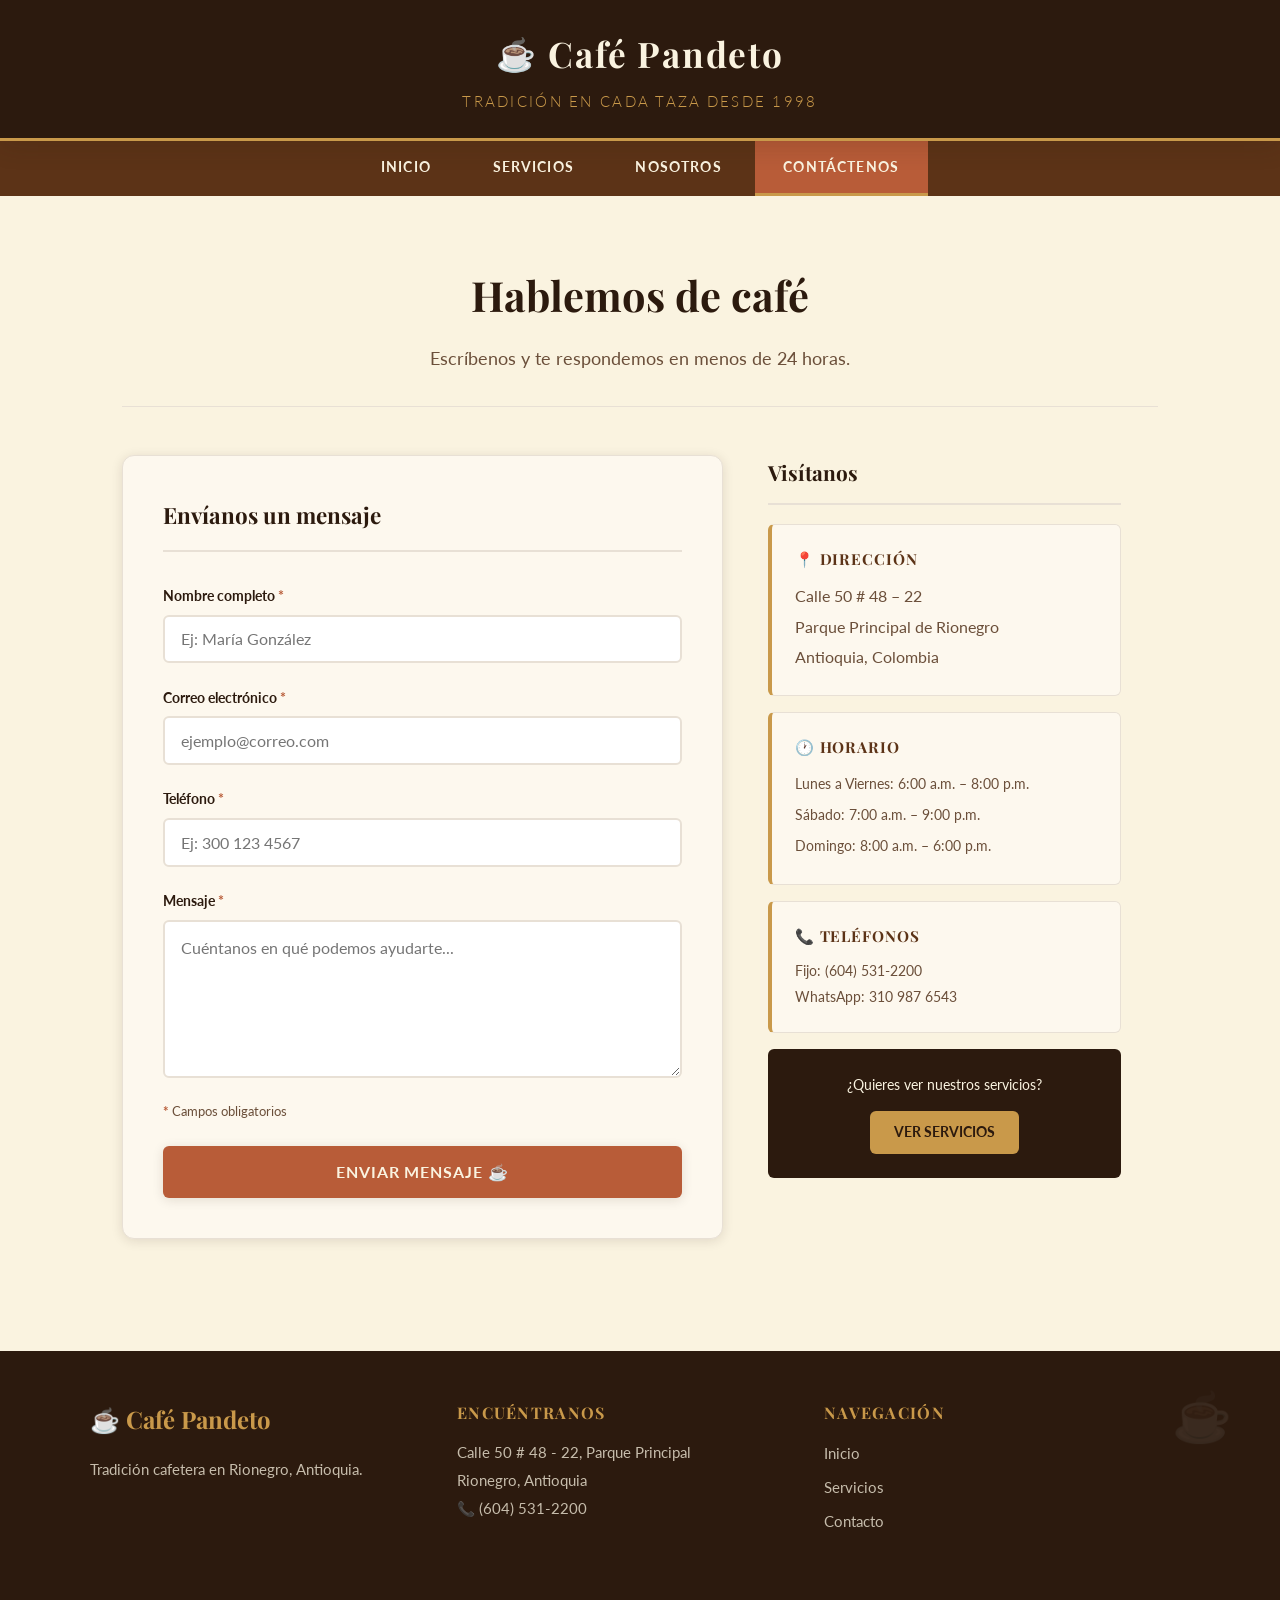
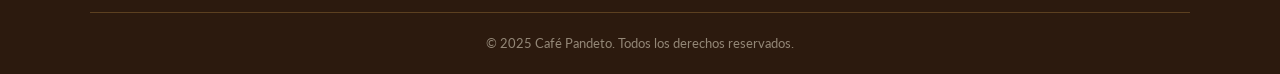
<file: contacto.html>
<!DOCTYPE html>
<html lang="es">
<head>
    <meta charset="UTF-8">
    <meta name="viewport" content="width=device-width, initial-scale=1.0">
    <title>Contacto – Café Pandeto</title>
    <link href="https://fonts.googleapis.com/css2?family=Playfair+Display:ital,wght@0,400;0,700;1,400&family=Lato:wght@300;400;700&display=swap" rel="stylesheet">
    <link rel="stylesheet" href="styles.css">
</head>
<body>

    <header id="encabezado-principal">
        <div class="logo-contenedor">
            <span class="logo-icono">☕</span>
            <h1 class="nombre-negocio">Café Pandeto</h1>
        </div>
        <p class="eslogan">Tradición en cada taza desde 1998</p>
    </header>

    <nav id="navegacion-principal">
        <ul class="menu-lista">
            <li class="menu-item"><a href="index.html" class="enlace-nav">Inicio</a></li>
            <li class="menu-item"><a href="index.html#servicios" class="enlace-nav">Servicios</a></li>
            <li class="menu-item"><a href="index.html#nosotros" class="enlace-nav">Nosotros</a></li>
            <li class="menu-item"><a href="contacto.html" class="enlace-nav activo enlace-destacado">Contáctenos</a></li>
        </ul>
    </nav>

    <main id="contenido-principal">

        <section id="encabezado-contacto" class="seccion-page-header">
            <h2 class="titulo-pagina">Hablemos de café</h2>
            <p class="subtitulo-pagina">Escríbenos y te respondemos en menos de 24 horas.</p>
        </section>

        <section id="seccion-contacto" class="seccion-contacto-principal">

            <article class="contenedor-formulario" id="formulario-contacto-articulo">
                <h3 class="subtitulo-formulario">Envíanos un mensaje</h3>
                <form class="formulario" id="formulario-principal" action="#" method="POST">

                    <div class="grupo-campo">
                        <label for="campo-nombre" class="etiqueta-campo">
                            Nombre completo <span class="requerido">*</span>
                        </label>
                        <input type="text" id="campo-nombre" name="nombre"
                            class="campo-entrada" placeholder="Ej: María González" required>
                    </div>

                    <div class="grupo-campo">
                        <label for="campo-correo" class="etiqueta-campo">
                            Correo electrónico <span class="requerido">*</span>
                        </label>
                        <input type="email" id="campo-correo" name="correo"
                            class="campo-entrada" placeholder="ejemplo@correo.com" required>
                    </div>

                    <div class="grupo-campo">
                        <label for="campo-telefono" class="etiqueta-campo">
                            Teléfono <span class="requerido">*</span>
                        </label>
                        <input type="tel" id="campo-telefono" name="telefono"
                            class="campo-entrada" placeholder="Ej: 300 123 4567" required>
                    </div>

                    <div class="grupo-campo">
                        <label for="campo-mensaje" class="etiqueta-campo">
                            Mensaje <span class="requerido">*</span>
                        </label>
                        <textarea id="campo-mensaje" name="mensaje"
                            class="campo-entrada campo-textarea" rows="5"
                            placeholder="Cuéntanos en qué podemos ayudarte..." required></textarea>
                    </div>

                    <p class="nota-requeridos"><span class="requerido">*</span> Campos obligatorios</p>

                    <button type="submit" id="boton-enviar" class="boton-enviar">
                        Enviar mensaje ☕
                    </button>

                </form>
            </article>

            <article class="contenedor-info-contacto" id="info-contacto-articulo">
                <h3 class="subtitulo-info">Visítanos</h3>
                <div class="bloque-info" id="bloque-ubicacion">
                    <h4 class="titulo-bloque">📍 Dirección</h4>
                    <address class="info-direccion">
                        Calle 50 # 48 – 22<br>
                        Parque Principal de Rionegro<br>
                        Antioquia, Colombia
                    </address>
                </div>
                <div class="bloque-info" id="bloque-horario">
                    <h4 class="titulo-bloque">🕐 Horario</h4>
                    <ul class="lista-horario">
                        <li class="horario-item">Lunes a Viernes: 6:00 a.m. – 8:00 p.m.</li>
                        <li class="horario-item">Sábado: 7:00 a.m. – 9:00 p.m.</li>
                        <li class="horario-item">Domingo: 8:00 a.m. – 6:00 p.m.</li>
                    </ul>
                </div>
                <div class="bloque-info" id="bloque-telefonos">
                    <h4 class="titulo-bloque">📞 Teléfonos</h4>
                    <p class="info-texto">Fijo: (604) 531-2200<br>WhatsApp: 310 987 6543</p>
                </div>
                <div class="cta-volver" id="bloque-volver">
                    <p class="texto-volver">¿Quieres ver nuestros servicios?</p>
                    <a href="index.html#servicios" class="boton-secundario">Ver servicios</a>
                </div>
            </article>

        </section>

    </main>

    <footer id="pie-pagina">
        <div class="footer-contenido">
            <div class="footer-columna" id="footer-marca">
                <h3 class="footer-titulo">☕ Café Pandeto</h3>
                <p class="footer-texto">Tradición cafetera en Rionegro, Antioquia.</p>
            </div>
            <div class="footer-columna" id="footer-contacto">
                <h4 class="footer-subtitulo">Encuéntranos</h4>
                <address class="footer-direccion">
                    Calle 50 # 48 - 22, Parque Principal<br>
                    Rionegro, Antioquia<br>
                    📞 (604) 531-2200
                </address>
            </div>
            <div class="footer-columna" id="footer-enlaces">
                <h4 class="footer-subtitulo">Navegación</h4>
                <ul class="footer-lista">
                    <li><a href="index.html" class="enlace-footer">Inicio</a></li>
                    <li><a href="index.html#servicios" class="enlace-footer">Servicios</a></li>
                    <li><a href="contacto.html" class="enlace-footer">Contacto</a></li>
                </ul>
            </div>
        </div>
        <div class="footer-inferior">
            <p class="footer-derechos">© 2025 Café Pandeto. Todos los derechos reservados.</p>
        </div>
        
    </footer>

</body>
</html>
</file>
<file: styles.css>
/* =======================================================
   VERIFICACIÓN DOCENTE — NO ELIMINAR
   ======================================================= */
.verificacion-docente{
    border: 3px dotted purple;
}

/* =======================================================
   CAFÉ RAÍZ – styles.css | CESDE-IAP-G7N40608
   ======================================================= */

/* --- VARIABLES Y RESET --- */
:root {
    --color-crema:       #FAF3E0;
    --color-crema-claro: #FDF8EE;
    --color-cafe-oscuro: #2C1A0E;
    --color-cafe-medio:  #5C3317;
    --color-terracota:   #B85C38;
    --color-terracota-claro: #D4845E;
    --color-dorado:      #C9994A;
    --color-gris-suave:  #E8E0D5;
    --color-texto:       #2C1A0E;
    --color-texto-suave: #6B4F3A;
    --fuente-titulo: 'Playfair Display', Georgia, serif;
    --fuente-cuerpo: 'Lato', Helvetica, Arial, sans-serif;
    --sombra-suave: 0 2px 12px rgba(44,26,14,0.12);
    --sombra-media: 0 4px 24px rgba(44,26,14,0.18);
    --radio-borde: 6px;
    --transicion: 0.3s ease;
}

* { margin: 0; padding: 0; box-sizing: border-box; }

html { scroll-behavior: smooth; }

/* SELECTOR POR ETIQUETA */
body {
    font-family: var(--fuente-cuerpo);
    background-color: var(--color-crema);
    color: var(--color-texto);
    font-size: 16px;
    line-height: 1.7;
    display: block;
}
h1 { font-family: var(--fuente-titulo); font-size: 2.4rem; color: var(--color-crema); font-weight: 700; }
h2 { font-family: var(--fuente-titulo); font-size: 2rem; color: var(--color-cafe-oscuro); margin-bottom: 1rem; }
h3 { font-family: var(--fuente-titulo); font-size: 1.4rem; color: var(--color-cafe-medio); margin-bottom: 0.6rem; }
h4 { font-family: var(--fuente-titulo); font-size: 1.1rem; color: var(--color-cafe-oscuro); margin-bottom: 0.5rem; }
p  { margin-bottom: 1rem; color: var(--color-texto-suave); }
a  { color: var(--color-terracota); text-decoration: none; transition: color var(--transicion); }
a:hover { color: var(--color-dorado); }
ul { list-style: none; }
img { max-width: 100%; height: auto; display: block; border-radius: var(--radio-borde); }
address { font-style: normal; line-height: 1.9; color: var(--color-texto-suave); }
strong { color: var(--color-cafe-oscuro); font-weight: 700; }
em { font-style: italic; color: var(--color-terracota); }
label { display: block; font-weight: 700; font-size: 0.9rem; color: var(--color-cafe-oscuro); margin-bottom: 0.4rem; }
input, select, textarea { font-family: var(--fuente-cuerpo); font-size: 1rem; }
button { cursor: pointer; font-family: var(--fuente-cuerpo); }

/* --- HEADER — POSITION: sticky --- */
/* SELECTOR POR ID */
#encabezado-principal {
    background-color: var(--color-cafe-oscuro);
    padding: 1.5rem 3rem;
    text-align: center;
    position: sticky;
    top: 0;
    z-index: 100;
    border-bottom: 3px solid var(--color-dorado);
    box-shadow: var(--sombra-media);
}

/* SELECTOR POR CLASE */
.logo-contenedor {
    display: inline-block;
    vertical-align: middle;
}
.logo-icono {
    font-size: 2rem;
    display: inline-block;
    vertical-align: middle;
    margin-right: 0.5rem;
}

/* SELECTOR POR DESCENDENCIA */
#encabezado-principal h1 {
    display: inline-block;
    vertical-align: middle;
    font-size: 2.2rem;
    letter-spacing: 0.05em;
}
.eslogan {
    color: var(--color-dorado);
    font-size: 0.95rem;
    letter-spacing: 0.15em;
    text-transform: uppercase;
    margin-top: 0.3rem;
    margin-bottom: 0;
    font-weight: 300;
}

/* --- NAV — POSITION: sticky --- */
#navegacion-principal {
    background-color: var(--color-cafe-medio);
    position: sticky;
    top: 0;
    z-index: 99;
    text-align: center;
}
.menu-lista { padding: 0; margin: 0; }

/* SELECTOR POR DESCENDENCIA */
.menu-lista .menu-item { display: inline-block; margin: 0; }
.menu-item a {
    display: inline-block;
    padding: 0.85rem 1.8rem;
    color: var(--color-crema);
    font-size: 0.9rem;
    font-weight: 700;
    letter-spacing: 0.08em;
    text-transform: uppercase;
    transition: background-color var(--transicion), color var(--transicion);
    border-bottom: 3px solid transparent;
}
.menu-item a:hover {
    background-color: rgba(201,153,74,0.2);
    color: var(--color-dorado);
    border-bottom-color: var(--color-dorado);
}
.enlace-nav.activo { color: var(--color-dorado); border-bottom: 3px solid var(--color-dorado); }
.enlace-destacado { background-color: var(--color-terracota); color: var(--color-crema) !important; }
.enlace-destacado:hover { background-color: var(--color-terracota-claro) !important; }

/* --- MAIN --- */
#contenido-principal { max-width: 1100px; margin: 0 auto; padding: 0 2rem; }

/* --- HERO --- */
#bienvenida { padding: 5rem 0; border-bottom: 1px solid var(--color-gris-suave); }
.seccion-hero { text-align: center; }
.hero-texto { max-width: 650px; margin: 0 auto 3rem auto; }
.titulo-seccion { font-size: 2.4rem; margin-bottom: 1.2rem; line-height: 1.25; }
.descripcion-negocio { font-size: 1.1rem; line-height: 1.8; margin-bottom: 2rem; }
.boton-cta {
    display: inline-block;
    background-color: var(--color-terracota);
    color: var(--color-crema);
    padding: 0.9rem 2.5rem;
    border-radius: var(--radio-borde);
    font-weight: 700;
    font-size: 1rem;
    letter-spacing: 0.05em;
    text-transform: uppercase;
    transition: background-color var(--transicion), transform var(--transicion);
    box-shadow: var(--sombra-suave);
}
.boton-cta:hover { background-color: var(--color-terracota-claro); color: var(--color-crema); transform: translateY(-2px); }

/* POSITION: relative */
.hero-imagen-contenedor { max-width: 500px; margin: 0 auto; position: relative; }
.imagen-hero { width: 100%; border-radius: 12px; box-shadow: var(--sombra-media); border: 4px solid var(--color-dorado); }
.imagen-placeholder {
    background-color: var(--color-cafe-oscuro);
    border-radius: 12px;
    border: 4px solid var(--color-dorado);
    height: 320px;
    align-items: center;
    justify-content: center;
    flex-direction: column;
    color: var(--color-crema);
}

/* POSITION: absolute */
.hero-imagen-contenedor::after {
    content: "Rionegro, Antioquia";
    position: absolute;
    bottom: 16px;
    right: 16px;
    background-color: rgba(44,26,14,0.85);
    color: var(--color-dorado);
    padding: 0.3rem 0.8rem;
    border-radius: 4px;
    font-size: 0.75rem;
    font-weight: 700;
    letter-spacing: 0.06em;
    text-transform: uppercase;
}

/* --- NOSOTROS --- */
#nosotros { padding: 4.5rem 0; border-bottom: 1px solid var(--color-gris-suave); }
.seccion-nosotros {margin-left: 5px; background-color: var(--color-crema-claro); padding: 3rem; border-radius: 12px; margin: 2rem 0; }
.seccion-nosotros h2 { text-align: center; margin-bottom: 2.5rem; padding-bottom: 1rem; border-bottom: 2px solid var(--color-gris-suave); }
.articulo-historia { margin-left: 2rem; margin-bottom: 2rem; }
.subtitulo-articulo { color: var(--color-terracota); margin-bottom: 0.8rem; }
.lista-valores { margin-top: 0.5rem; }
.valor-item { padding: 0.6rem 0; border-bottom: 1px solid var(--color-gris-suave); color: var(--color-texto-suave); }
.valor-item:last-child { border-bottom: none; }
.articulo-valores { margin-left: 2rem; }

/* --- SERVICIOS --- */
#servicios { padding: 4.5rem 0; border-bottom: 1px solid var(--color-gris-suave); }
.seccion-servicios { text-align: center; }
.seccion-servicios h2 { margin-bottom: 0.5rem; }
.subtexto-seccion { color: var(--color-texto-suave); margin-bottom: 3rem; }
.servicios-contenedor { text-align: left; }

.tarjeta-servicio {
    display: inline-block;
    vertical-align: top;
    width: 30%;
    margin: 1% 1.5%;
    background-color: var(--color-crema-claro);
    border-radius: 10px;
    padding: 2rem 1.5rem 3.5rem 1.5rem;
    border: 1px solid var(--color-gris-suave);
    border-top: 4px solid var(--color-dorado);
    box-shadow: var(--sombra-suave);
    transition: transform var(--transicion), box-shadow var(--transicion);
    position: relative;
}
.tarjeta-servicio:hover { transform: translateY(-20px); box-shadow: var(--sombra-media); }
.icono-servicio { font-size: 2.5rem; margin-bottom: 1rem; display: block; }
.nombre-servicio { font-size: 1.15rem; margin-bottom: 0.6rem; color: var(--color-cafe-oscuro); }
.descripcion-servicio { font-size: 0.92rem; line-height: 1.65; margin-bottom: 1.2rem; }
.etiqueta-precio {
    display: inline-block;
    background-color: var(--color-cafe-oscuro);
    color: var(--color-dorado);
    padding: 0.3rem 0.9rem;
    border-radius: 20px;
    font-size: 0.82rem;
    font-weight: 700;
    position: absolute;
    bottom: 1.5rem;
    left: 1.5rem;
}

/* --- FOOTER — POSITION: relative --- */
#pie-pagina {
    background-color: var(--color-cafe-oscuro);
    color: var(--color-crema);
    padding: 3rem 3rem 0 3rem;
    margin-top: 3rem;
    position: relative;
}
.footer-contenido { max-width: 1100px; margin: 0 auto; padding-bottom: 2.5rem; border-bottom: 1px solid rgba(201,153,74,0.3); }
.footer-columna { display: inline-block; vertical-align: top; width: 30%; margin-right: 3%; margin-bottom: 2rem; }
.footer-columna:last-child { margin-right: 0; }
.footer-titulo { font-family: var(--fuente-titulo); font-size: 1.5rem; color: var(--color-dorado); margin-bottom: 1rem; }
.footer-subtitulo { font-family: var(--fuente-titulo); font-size: 1rem; color: var(--color-dorado); margin-bottom: 0.8rem; text-transform: uppercase; letter-spacing: 0.08em; }
.footer-texto { color: rgba(250,243,224,0.75); font-size: 0.92rem; line-height: 1.8; }

/* SELECTOR POR DESCENDENCIA */
#pie-pagina address { color: rgba(250,243,224,0.75); font-size: 0.92rem; }
.footer-lista li { margin-bottom: 0.4rem; }
.enlace-footer { color: rgba(250,243,224,0.75); font-size: 0.92rem; transition: color var(--transicion); }
.enlace-footer:hover { color: var(--color-dorado); }
.footer-inferior { text-align: center; padding: 1.2rem 0; max-width: 1100px; margin: 0 auto; }
.footer-derechos { color: rgba(250,243,224,0.5); font-size: 0.82rem; margin: 0; }

/* POSITION: absolute en pseudo-elemento */
#pie-pagina::before {
    content: "☕";
    position: absolute;
    top: 1.5rem;
    right: 3rem;
    font-size: 3rem;
    opacity: 0.08;
}
.mi-taza {
  position: fixed;
  bottom: 20px;
  right: 20px;
  font-size: 48px;
  z-index: 999;
  cursor: default;
  user-select: none;
}

/* --- CONTACTO: encabezado de página --- */
#encabezado-contacto { padding: 4rem 0 2rem 0; text-align: center; border-bottom: 1px solid var(--color-gris-suave); margin-bottom: 3rem; }
.titulo-pagina { font-family: var(--fuente-titulo); font-size: 2.6rem; color: var(--color-cafe-oscuro); margin-bottom: 0.8rem; }
.subtitulo-pagina { color: var(--color-texto-suave); font-size: 1.1rem; max-width: 520px; margin: 0 auto; }

/* --- CONTACTO: formulario + info --- */
#seccion-contacto { padding-bottom: 4rem; }
.contenedor-formulario {
    display: inline-block;
    vertical-align: top;
    width: 58%;
    margin-right: 4%;
    background-color: var(--color-crema-claro);
    padding: 2.5rem;
    border-radius: 12px;
    border: 1px solid var(--color-gris-suave);
    box-shadow: var(--sombra-suave);
}
.contenedor-info-contacto { display: inline-block; vertical-align: top; width: 34%; }
.subtitulo-formulario { color: var(--color-cafe-oscuro); margin-bottom: 2rem; padding-bottom: 1rem; border-bottom: 2px solid var(--color-gris-suave); }
.formulario { width: 100%; }
.grupo-campo { margin-bottom: 1.4rem; }
.campo-entrada {
    display: block;
    width: 100%;
    padding: 0.8rem 1rem;
    border: 2px solid var(--color-gris-suave);
    border-radius: var(--radio-borde);
    background-color: #fff;
    color: var(--color-texto);
    font-size: 1rem;
    transition: border-color var(--transicion), box-shadow var(--transicion);
    outline: none;
}
.campo-entrada:focus { border-color: var(--color-terracota); box-shadow: 0 0 0 3px rgba(184,92,56,0.15); }
.campo-textarea { resize: vertical; min-height: 130px; font-family: var(--fuente-cuerpo); line-height: 1.6; }
.requerido { color: var(--color-terracota); font-weight: 700; }
.nota-requeridos { font-size: 0.82rem; color: var(--color-texto-suave); margin-bottom: 1.5rem; }

/* SELECTOR POR ID */
#boton-enviar {
    display: block;
    width: 100%;
    padding: 1rem;
    background-color: var(--color-terracota);
    color: var(--color-crema);
    border: none;
    border-radius: var(--radio-borde);
    font-size: 1rem;
    font-weight: 700;
    letter-spacing: 0.06em;
    text-transform: uppercase;
    transition: background-color var(--transicion), transform var(--transicion);
    box-shadow: var(--sombra-suave);
}
#boton-enviar:hover { background-color: var(--color-terracota-claro); transform: translateY(-2px); }
#boton-enviar:active { transform: translateY(0); }

/* --- BLOQUES INFO CONTACTO --- */
.bloque-info {
    background-color: var(--color-crema-claro);
    padding: 1.4rem;
    border-radius: var(--radio-borde);
    border: 1px solid var(--color-gris-suave);
    margin-bottom: 1rem;
    position: relative;
    border-left: 4px solid var(--color-dorado);
}
.titulo-bloque { font-size: 0.95rem; color: var(--color-cafe-medio); margin-bottom: 0.5rem; text-transform: uppercase; letter-spacing: 0.06em; }
.info-texto { font-size: 0.9rem; line-height: 1.8; margin-bottom: 0; }
.lista-horario { font-size: 0.9rem; color: var(--color-texto-suave); }
.horario-item { padding: 0.2rem 0; }
.subtitulo-info { font-size: 1.3rem; color: var(--color-cafe-oscuro); margin-bottom: 1.2rem; padding-bottom: 0.8rem; border-bottom: 2px solid var(--color-gris-suave); }

/* --- CTA VOLVER --- */
.cta-volver { text-align: center; padding: 1.5rem; background-color: var(--color-cafe-oscuro); border-radius: var(--radio-borde); margin-top: 1rem; }
.texto-volver { color: var(--color-crema); font-size: 0.9rem; margin-bottom: 0.8rem; }
.boton-secundario {
    display: inline-block;
    background-color: var(--color-dorado);
    color: var(--color-cafe-oscuro);
    padding: 0.6rem 1.5rem;
    border-radius: var(--radio-borde);
    font-weight: 700;
    font-size: 0.9rem;
    text-transform: uppercase;
    transition: background-color var(--transicion), transform var(--transicion);
}
.boton-secundario:hover { background-color: var(--color-terracota-claro); color: var(--color-crema); transform: translateY(-2px); }

/* --- BOTÓN WHATSAPP — POSITION: fixed --- */
#boton-whatsapp {
    position: fixed;
    bottom: 2rem;
    right: 2rem;
    background-color: #25D366;
    color: #fff;
    padding: 0.8rem 1.2rem;
    border-radius: 50px;
    font-size: 1rem;
    font-weight: 700;
    text-decoration: none;
    box-shadow: 0 4px 16px rgba(37,211,102,0.45);
    z-index: 200;
    transition: transform var(--transicion);
    display: inline-block;
}
#boton-whatsapp:hover { transform: translateY(-3px) scale(1.05); color: #fff; }
</file>
